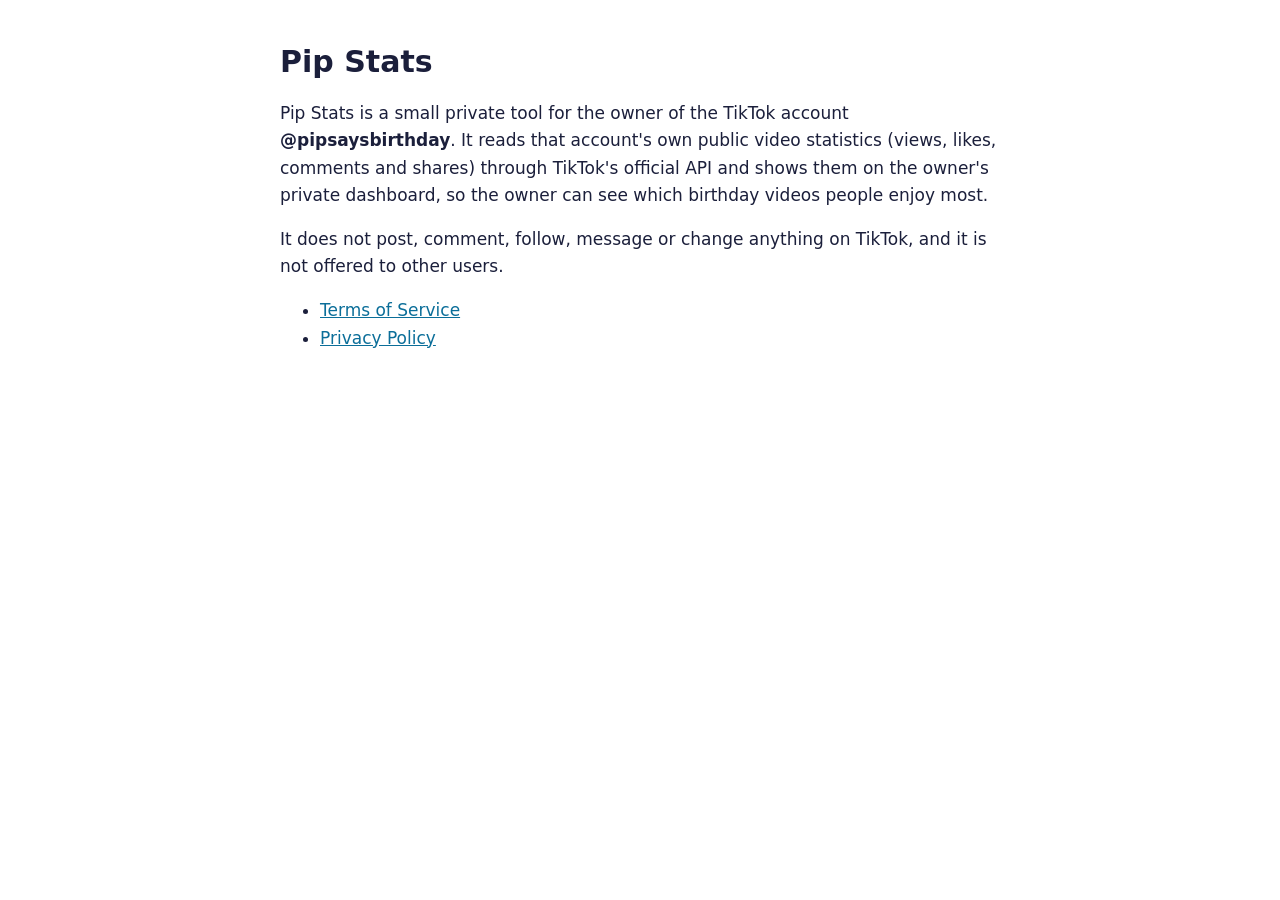
<file: index.html>
<!doctype html>
<html lang="en">
<head>
<meta charset="utf-8">
<meta name="viewport" content="width=device-width,initial-scale=1">
<title>Pip Stats</title>
<link rel="stylesheet" href="style.css">
</head>
<body>
<main>
<h1>Pip Stats</h1>
<p>Pip Stats is a small private tool for the owner of the TikTok account <strong>@pipsaysbirthday</strong>.
It reads that account's own public video statistics (views, likes, comments and shares) through TikTok's official API
and shows them on the owner's private dashboard, so the owner can see which birthday videos people enjoy most.</p>
<p>It does not post, comment, follow, message or change anything on TikTok, and it is not offered to other users.</p>
<ul>
<li><a href="terms.html">Terms of Service</a></li>
<li><a href="privacy.html">Privacy Policy</a></li>
</ul>
</main>
</body>
</html>
</file>
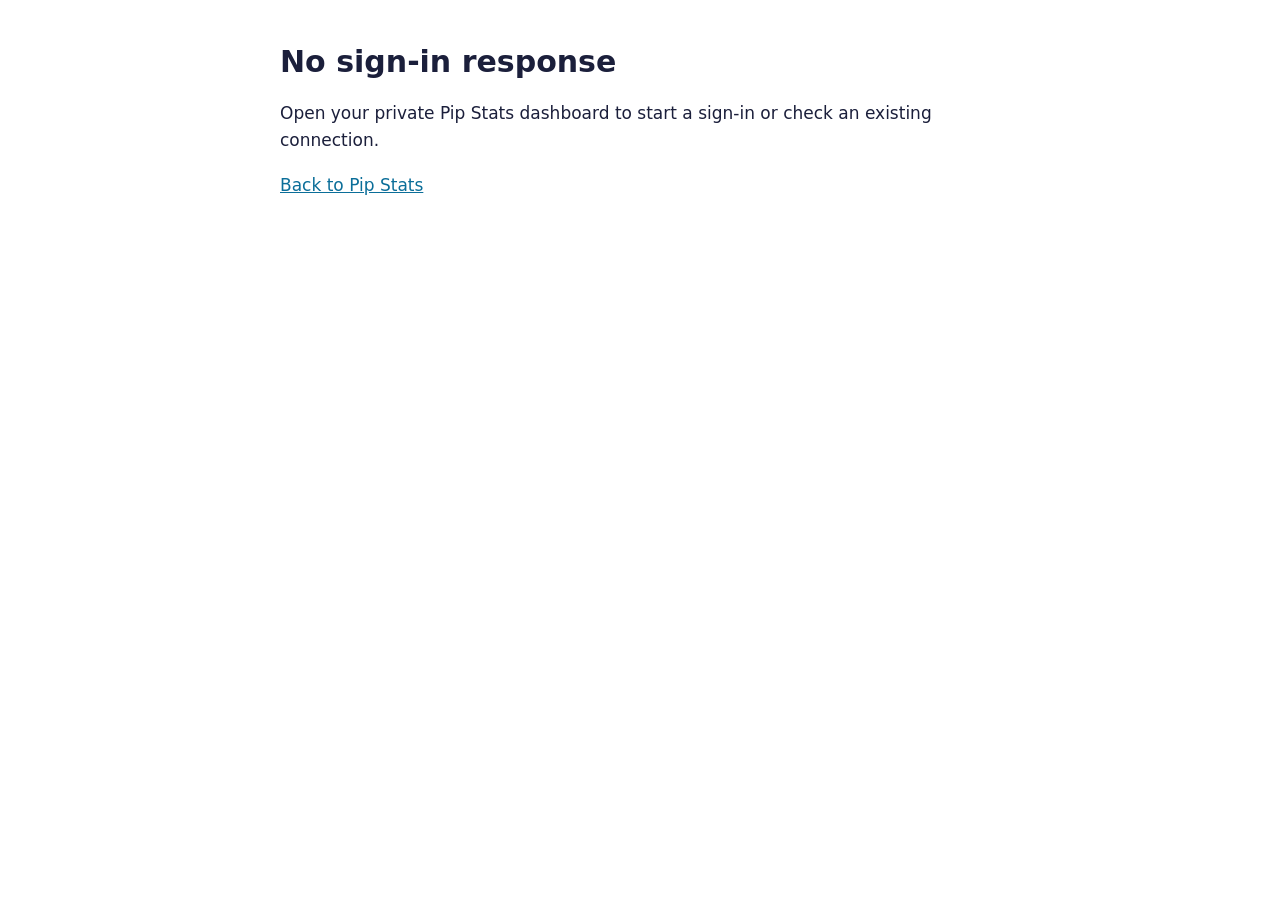
<file: callback.html>
<!doctype html>
<html lang="en">
<head>
<meta charset="utf-8">
<meta name="viewport" content="width=device-width,initial-scale=1">
<meta name="referrer" content="no-referrer">
<meta http-equiv="Content-Security-Policy" content="default-src 'none'; script-src 'self'; style-src 'self'; base-uri 'none'; form-action 'none'">
<title>TikTok sign-in | Pip Stats</title>
<link rel="stylesheet" href="style.css">
<script defer src="callback.js"></script>
</head>
<body>
<main>
<div aria-live="polite" aria-atomic="true">
<h1 id="heading">TikTok sign-in</h1>
<p id="message">This page cannot confirm a connection. Check the status in your private Pip Stats dashboard.</p>
</div>
<p><a href="index.html">Back to Pip Stats</a></p>
</main>
</body>
</html>
</file>
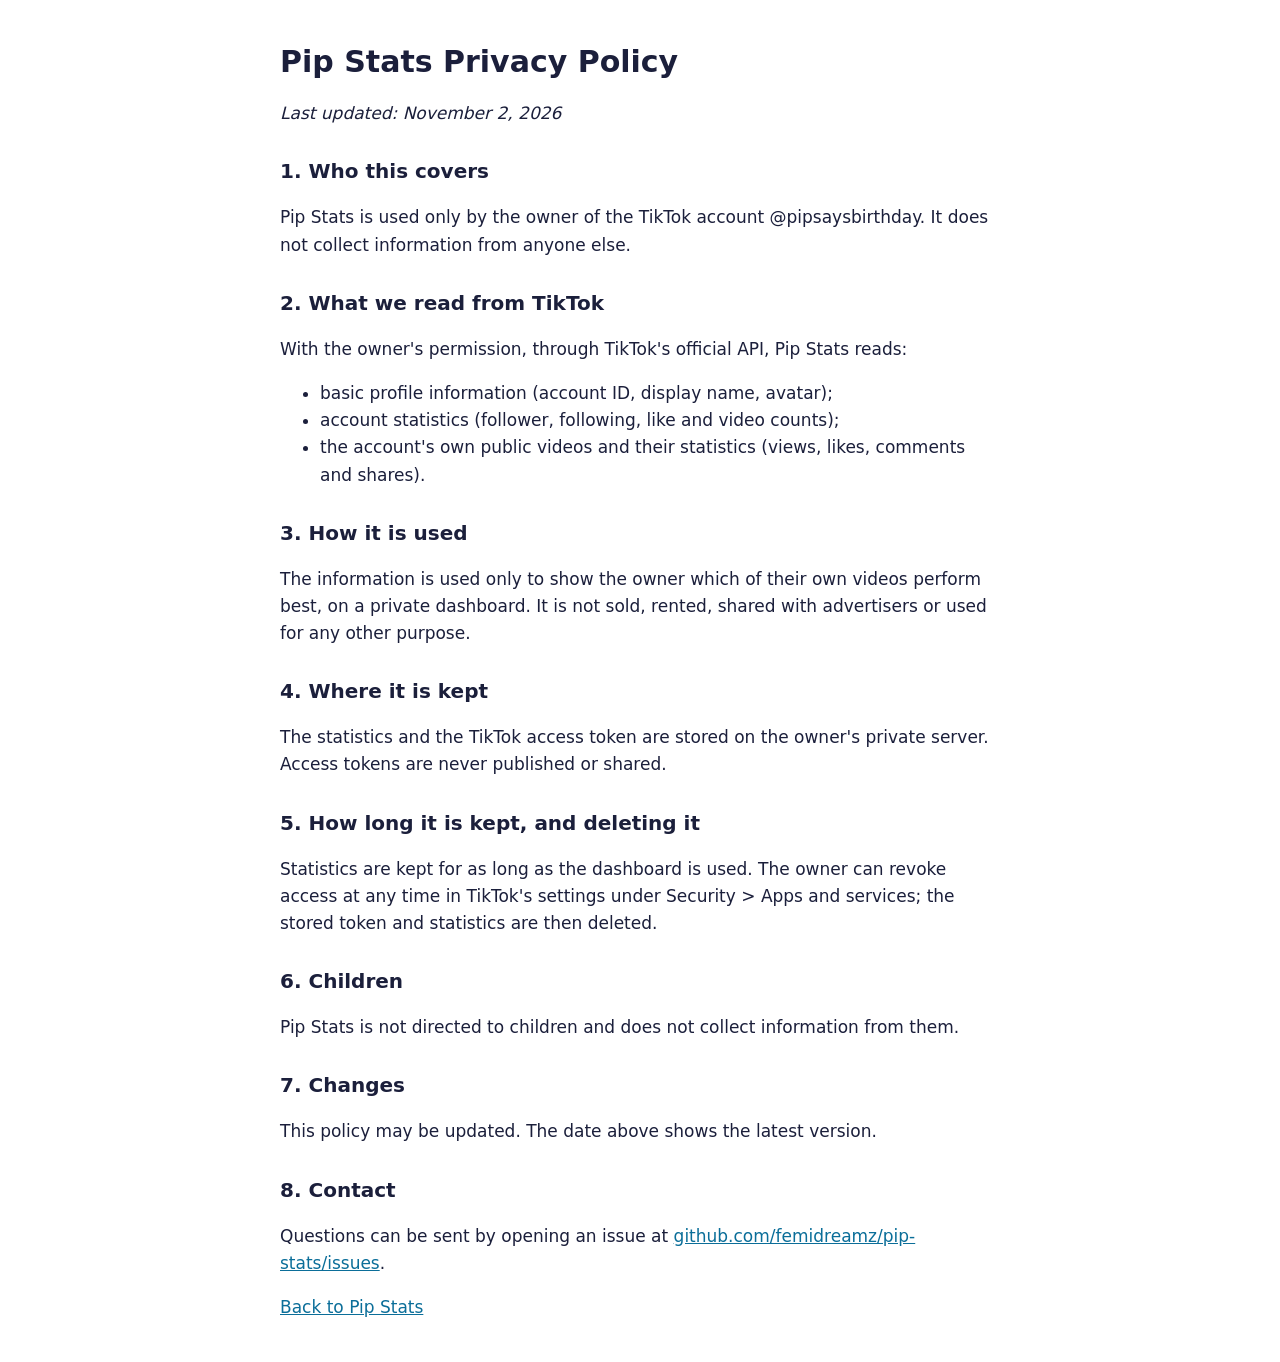
<file: privacy.html>
<!doctype html>
<html lang="en">
<head>
<meta charset="utf-8">
<meta name="viewport" content="width=device-width,initial-scale=1">
<title>Pip Stats Privacy</title>
<link rel="stylesheet" href="style.css">
</head>
<body>
<main>
<h1>Pip Stats Privacy Policy</h1>
<p><em>Last updated: November 2, 2026</em></p>

<h2>1. Who this covers</h2>
<p>Pip Stats is used only by the owner of the TikTok account @pipsaysbirthday. It does not collect information
from anyone else.</p>

<h2>2. What we read from TikTok</h2>
<p>With the owner's permission, through TikTok's official API, Pip Stats reads:</p>
<ul>
<li>basic profile information (account ID, display name, avatar);</li>
<li>account statistics (follower, following, like and video counts);</li>
<li>the account's own public videos and their statistics (views, likes, comments and shares).</li>
</ul>

<h2>3. How it is used</h2>
<p>The information is used only to show the owner which of their own videos perform best, on a private dashboard.
It is not sold, rented, shared with advertisers or used for any other purpose.</p>

<h2>4. Where it is kept</h2>
<p>The statistics and the TikTok access token are stored on the owner's private server. Access tokens are never
published or shared.</p>

<h2>5. How long it is kept, and deleting it</h2>
<p>Statistics are kept for as long as the dashboard is used. The owner can revoke access at any time in TikTok's
settings under Security &gt; Apps and services; the stored token and statistics are then deleted.</p>

<h2>6. Children</h2>
<p>Pip Stats is not directed to children and does not collect information from them.</p>

<h2>7. Changes</h2>
<p>This policy may be updated. The date above shows the latest version.</p>

<h2>8. Contact</h2>
<p>Questions can be sent by opening an issue at
<a href="https://github.com/femidreamz/pip-stats/issues">github.com/femidreamz/pip-stats/issues</a>.</p>

<p><a href="index.html">Back to Pip Stats</a></p>
</main>
</body>
</html>
</file>
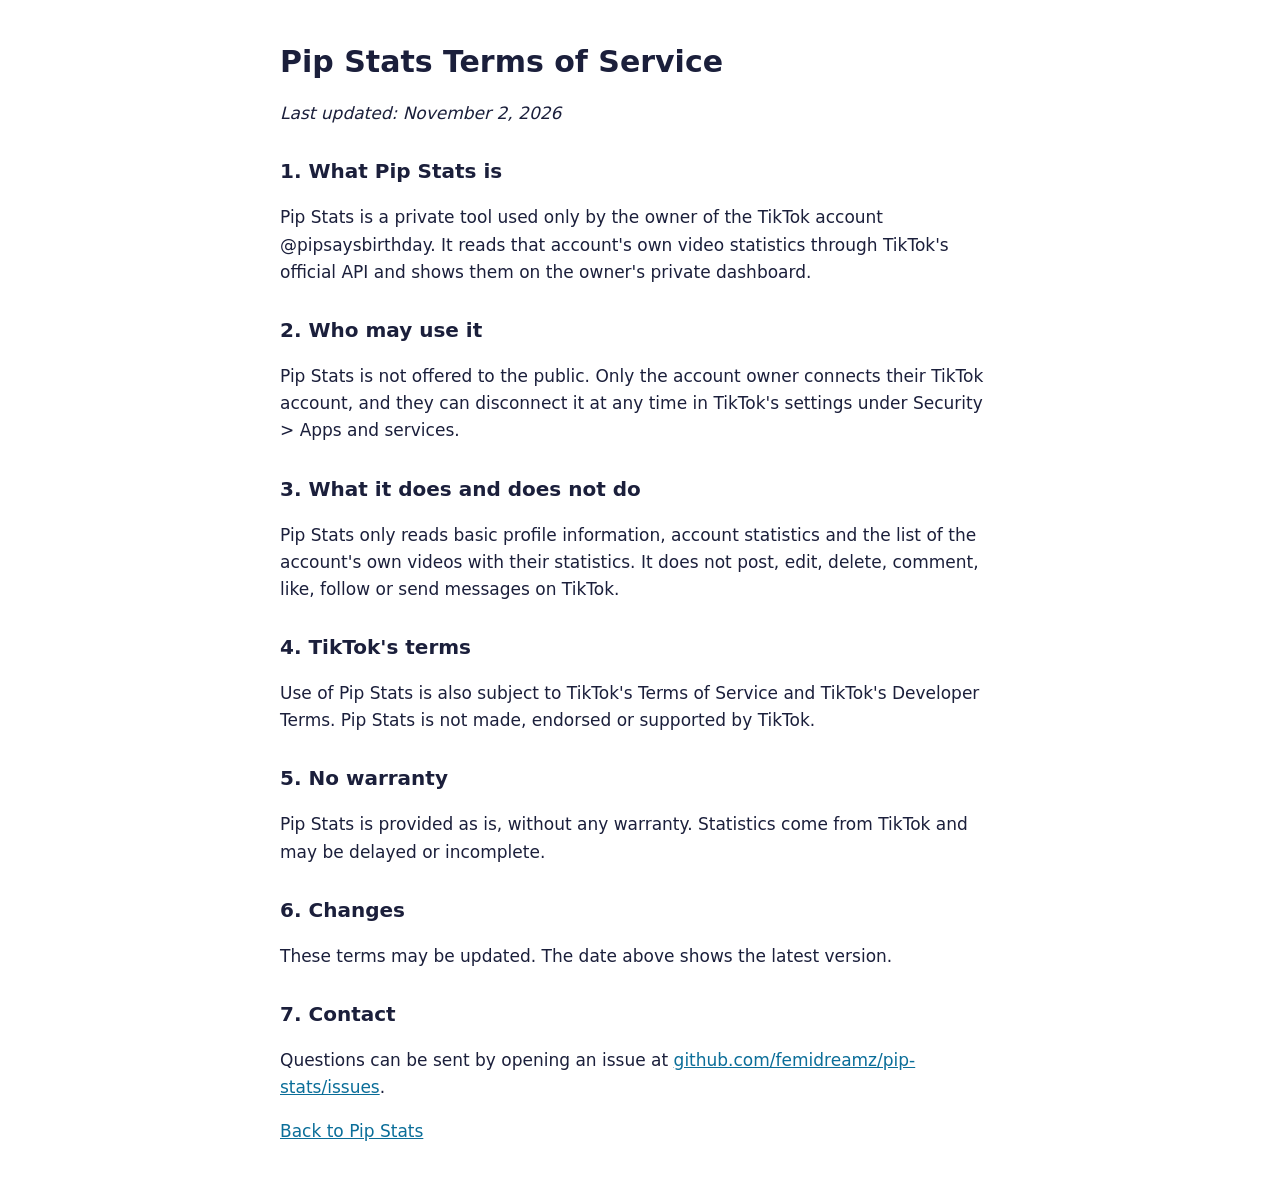
<file: terms.html>
<!doctype html>
<html lang="en">
<head>
<meta charset="utf-8">
<meta name="viewport" content="width=device-width,initial-scale=1">
<title>Pip Stats Terms</title>
<link rel="stylesheet" href="style.css">
</head>
<body>
<main>
<h1>Pip Stats Terms of Service</h1>
<p><em>Last updated: November 2, 2026</em></p>

<h2>1. What Pip Stats is</h2>
<p>Pip Stats is a private tool used only by the owner of the TikTok account @pipsaysbirthday. It reads that account's
own video statistics through TikTok's official API and shows them on the owner's private dashboard.</p>

<h2>2. Who may use it</h2>
<p>Pip Stats is not offered to the public. Only the account owner connects their TikTok account, and they can
disconnect it at any time in TikTok's settings under Security &gt; Apps and services.</p>

<h2>3. What it does and does not do</h2>
<p>Pip Stats only reads basic profile information, account statistics and the list of the account's own videos with
their statistics. It does not post, edit, delete, comment, like, follow or send messages on TikTok.</p>

<h2>4. TikTok's terms</h2>
<p>Use of Pip Stats is also subject to TikTok's Terms of Service and TikTok's Developer Terms. Pip Stats is not made,
endorsed or supported by TikTok.</p>

<h2>5. No warranty</h2>
<p>Pip Stats is provided as is, without any warranty. Statistics come from TikTok and may be delayed or incomplete.</p>

<h2>6. Changes</h2>
<p>These terms may be updated. The date above shows the latest version.</p>

<h2>7. Contact</h2>
<p>Questions can be sent by opening an issue at
<a href="https://github.com/femidreamz/pip-stats/issues">github.com/femidreamz/pip-stats/issues</a>.</p>

<p><a href="index.html">Back to Pip Stats</a></p>
</main>
</body>
</html>
</file>
<file: style.css>
body { margin: 0; padding: 24px 16px; background: #fff; color: #1b1f3b; font: 17px/1.6 system-ui, -apple-system, "Segoe UI", sans-serif; }
main { max-width: 720px; margin: auto; }
h1 { font-size: 30px; line-height: 1.2; }
h2 { font-size: 20px; margin-top: 28px; }
a { color: #0b6e99; }
</file>
